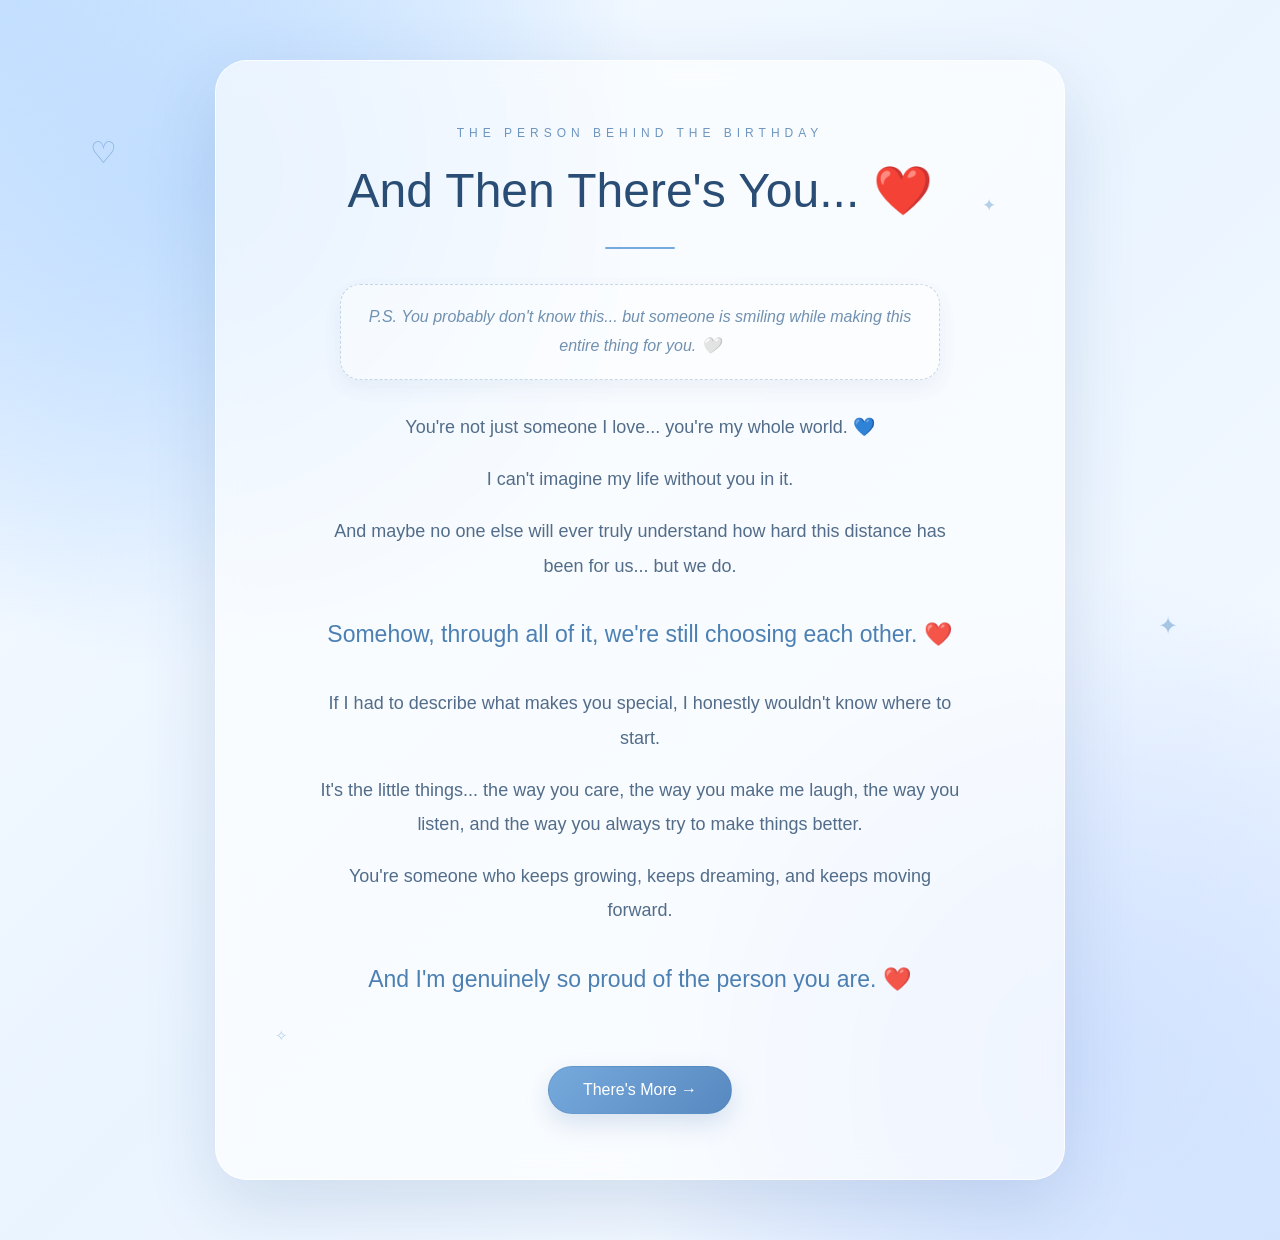
<file: about.html>
<!DOCTYPE html>
<html lang="en">

<head>
    <meta charset="UTF-8">
    <meta name="viewport" content="width=device-width, initial-scale=1.0">

    <title>The Person Behind The Birthday</title>

    <link rel="stylesheet" href="style.css">
</head>

<body>

    <div class="birthday-page">

        <div class="birthday-content">

            <p class="chapter">THE PERSON BEHIND THE BIRTHDAY</p>

            <h1>And Then There's You... ❤️</h1>

            <div class="story-line"></div>

            <p class="secret-note">
    P.S. You probably don't know this...
    but someone is smiling while making this entire thing for you. 🤍
</p>
<p class="love-reason">
    You're not just someone I love...
    you're my whole world. 💙
</p>

<p class="love-reason">
    I can't imagine my life without you in it.
</p>

<p class="love-reason">
    And maybe no one else will ever truly understand
    how hard this distance has been for us...
    but we do.
</p>

<p class="love-reason highlight">
    Somehow, through all of it, we're still choosing each other. ❤️
</p>
            <p>
                If I had to describe what makes you special,
                I honestly wouldn't know where to start.
            </p>

            <p>
                It's the little things...
                the way you care, the way you make me laugh,
                the way you listen, and the way you always try
                to make things better.
            </p>

            <p>
                You're someone who keeps growing,
                keeps dreaming, and keeps moving forward.
            </p>

            <p class="highlight">
                And I'm genuinely so proud of the person you are. ❤️
            </p>

            <button onclick="nextPage()">
                There's More → 
            </button>

        </div>

    </div>

    <script>
    function nextPage() {
    window.location.href = "memories.html";
}
</script>

   
</body>

</html>
</file>
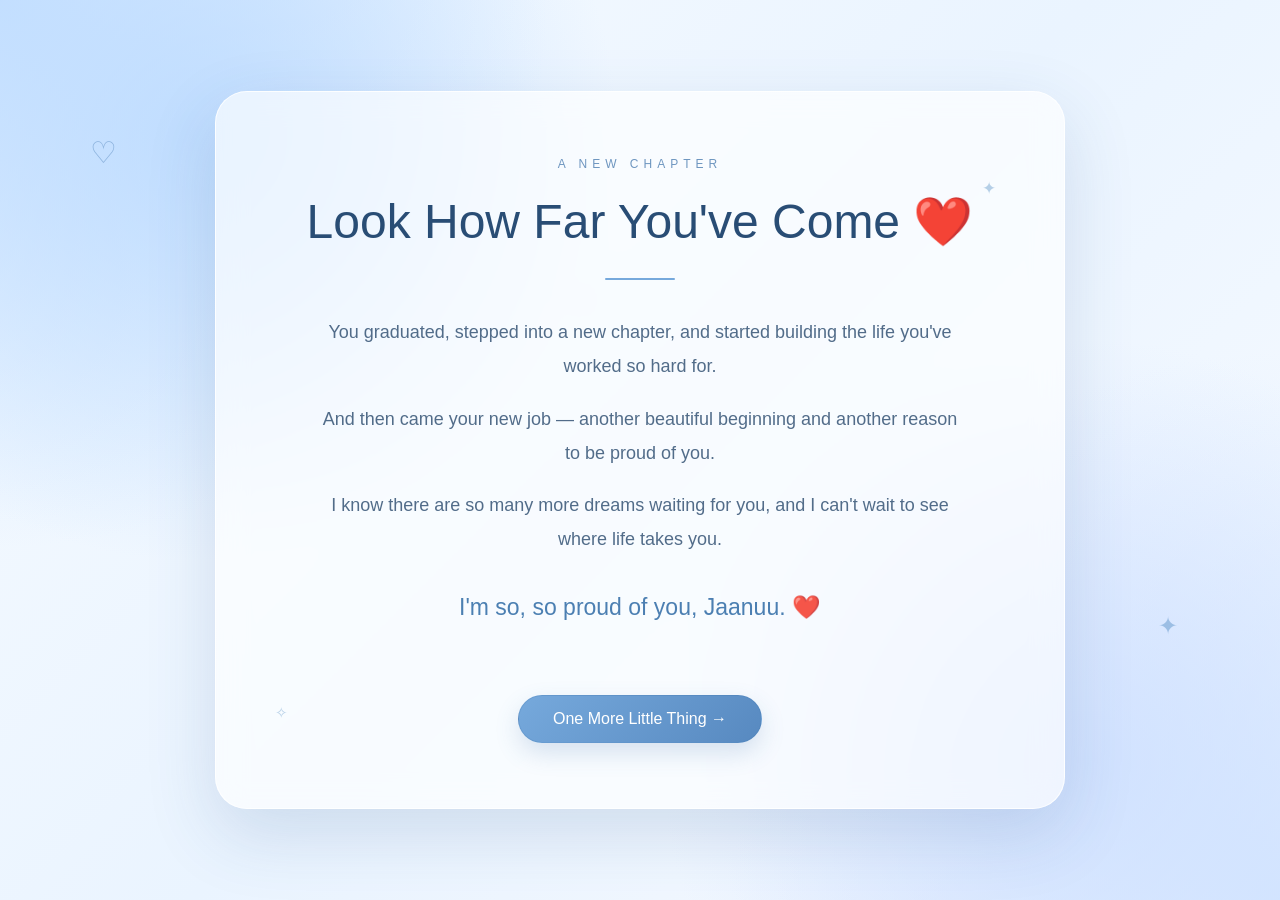
<file: chapter.html>
<!DOCTYPE html>
<html lang="en">

<head>
    <meta charset="UTF-8">
    <meta name="viewport" content="width=device-width, initial-scale=1.0">

    <title>Your New Chapter</title>

    <link rel="stylesheet" href="style.css">
</head>

<body>

    <div class="birthday-page">

        <div class="birthday-content">

            <p class="chapter">A NEW CHAPTER</p>

            <h1>Look How Far You've Come ❤️</h1>

            <div class="story-line"></div>

            <p>
                You graduated, stepped into a new chapter,
                and started building the life you've worked
                so hard for.
            </p>

            <p>
                And then came your new job —
                another beautiful beginning and another
                reason to be proud of you.
            </p>

            <p>
                I know there are so many more dreams
                waiting for you, and I can't wait to see
                where life takes you.
            </p>

            <p class="highlight">
                I'm so, so proud of you, Jaanuu. ❤️
            </p>

            <button onclick="nextPage()">
                One More Little Thing →
            </button>

        </div>

    </div>


   <script>
   function nextPage() {
    window.location.href = "ourstory.html";
}
</script>

</body>

</html>
</file>
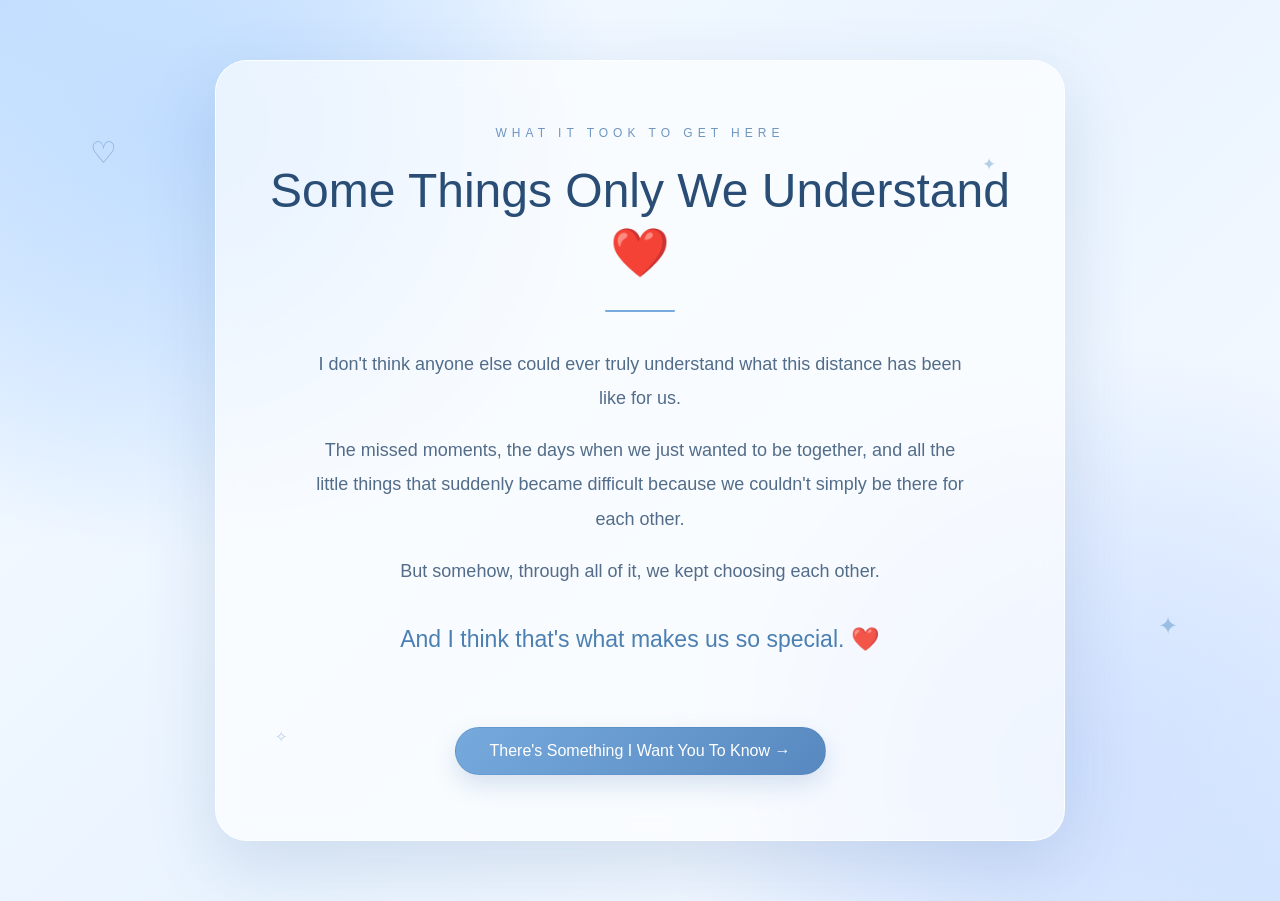
<file: distance.html>
<!DOCTYPE html>
<html lang="en">

<head>
    <meta charset="UTF-8">
    <meta name="viewport" content="width=device-width, initial-scale=1.0">

    <title>What It Took To Get Here</title>

    <link rel="stylesheet" href="style.css">
</head>

<body>

    <div class="birthday-page">

        <div class="birthday-content">

            <p class="chapter">WHAT IT TOOK TO GET HERE</p>

            <h1>Some Things Only We Understand ❤️</h1>

            <div class="story-line"></div>

            <p>
                I don't think anyone else could ever truly understand
                what this distance has been like for us.
            </p>

            <p>
                The missed moments, the days when we just wanted
                to be together, and all the little things that
                suddenly became difficult because we couldn't
                simply be there for each other.
            </p>

            <p>
                But somehow, through all of it, we kept choosing
                each other.
            </p>

            <p class="highlight">
                And I think that's what makes us so special. ❤️
            </p>

            <button onclick="nextPage()">
                There's Something I Want You To Know →
            </button>

        </div>

    </div>


    <script>
    function nextPage() {
    window.location.href = "efforts.html";
}
</script>

</body>

</html>
</file>
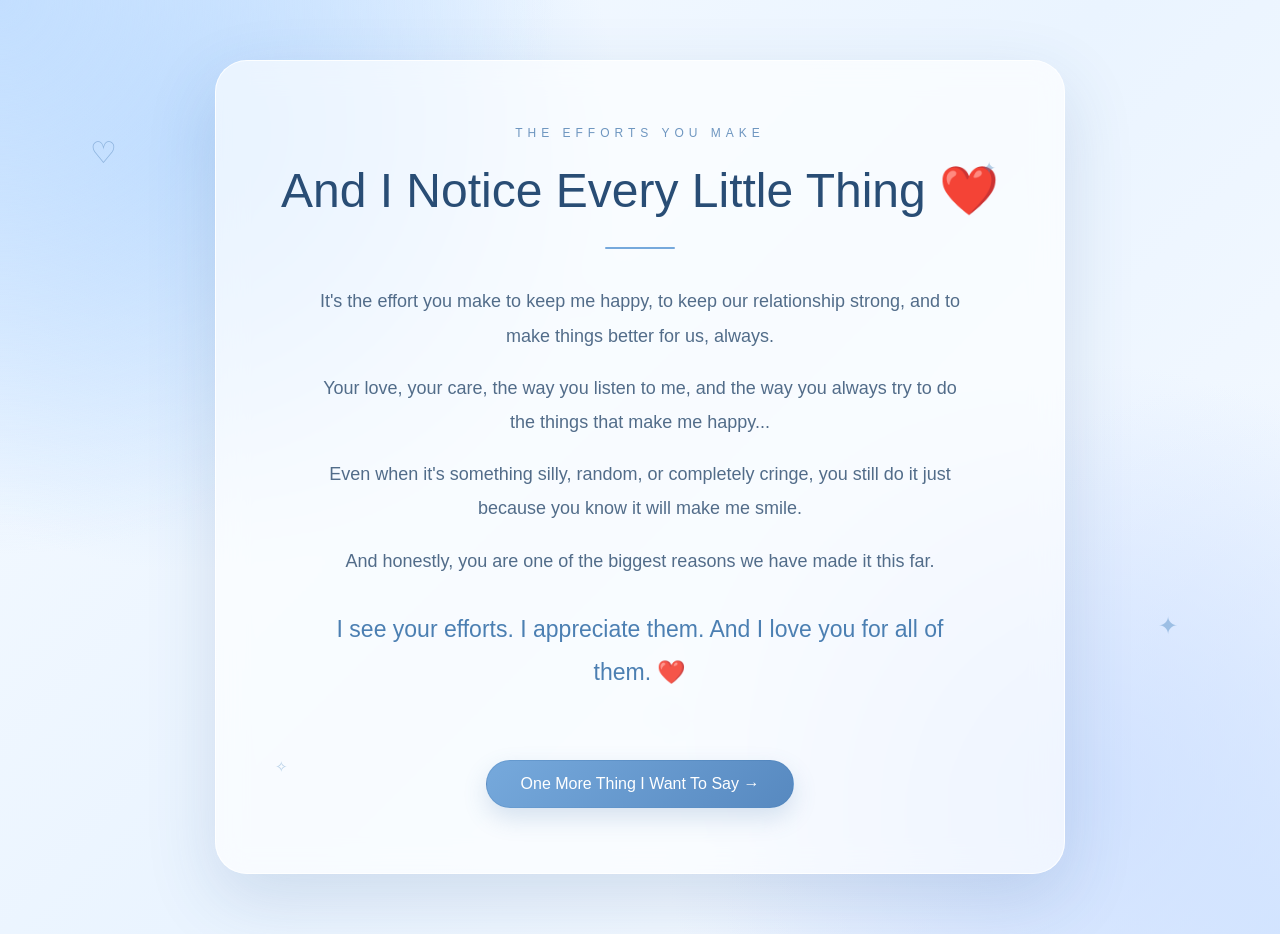
<file: efforts.html>
<!DOCTYPE html>
<html lang="en">

<head>
    <meta charset="UTF-8">
    <meta name="viewport" content="width=device-width, initial-scale=1.0">

    <title>The Efforts You Make</title>

    <link rel="stylesheet" href="style.css">
</head>

<body>

    <div class="birthday-page">

        <div class="birthday-content">

            <p class="chapter">THE EFFORTS YOU MAKE</p>

            <h1>And I Notice Every Little Thing ❤️</h1>

            <div class="story-line"></div>

            <p>
                It's the effort you make to keep me happy,
                to keep our relationship strong,
                and to make things better for us, always.
            </p>

            <p>
                Your love, your care, the way you listen to me,
                and the way you always try to do the things
                that make me happy...
            </p>

            <p>
                Even when it's something silly, random,
                or completely cringe, you still do it
                just because you know it will make me smile.
            </p>

            <p>
                And honestly, you are one of the biggest reasons
                we have made it this far.
            </p>

            <p class="highlight">
                I see your efforts. I appreciate them.
                And I love you for all of them. ❤️
            </p>

            <button onclick="nextPage()">
                One More Thing I Want To Say →
            </button>

        </div>

    </div>


    <script>
    function nextPage() {
    window.location.href = "letter.html";
}
</script>
</body>

</html>
</file>
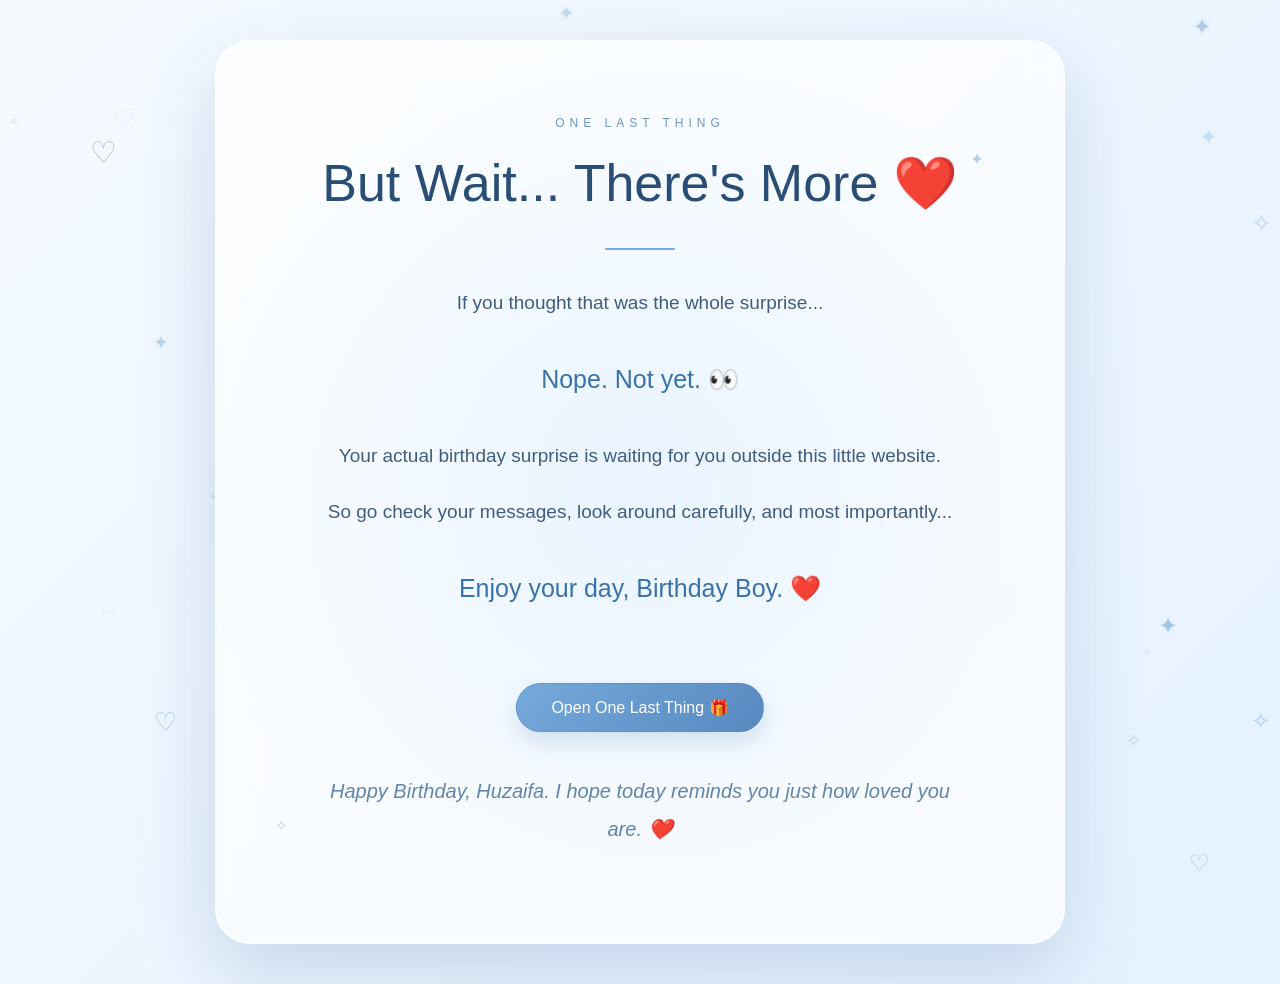
<file: final.html>
<!DOCTYPE html>
<html lang="en">

<head>
    <meta charset="UTF-8">
    <meta name="viewport" content="width=device-width, initial-scale=1.0">

    <title>One Last Surprise ❤️</title>

    <link rel="stylesheet" href="style.css">
</head>

<body>

    <div class="final-page">

        <div class="final-content">

            <p class="chapter">ONE LAST THING</p>

            <h1>But Wait... There's More ❤️</h1>

            <div class="story-line"></div>

            <p>
                If you thought that was the whole surprise...
            </p>

            <p class="highlight">
                Nope. Not yet. 👀
            </p>

            <p>
                Your actual birthday surprise is waiting
                for you outside this little website.
            </p>

            <p>
                So go check your messages,
                look around carefully,
                and most importantly...
            </p>

            <p class="highlight">
                Enjoy your day, Birthday Boy. ❤️
            </p>

            <button onclick="revealFinal()">
    Open One Last Thing 🎁
</button>

<div id="finalReveal">

    <p class="highlight">
        No matter how far you go,
        I'll always be cheering for you. ❤️
    </p>

    <p>
        And yes... this website was made with
        a ridiculous amount of love, just for you. 🥹💙
    </p>

</div>
            <p class="thought">
                Happy Birthday, Huzaifa.
                I hope today reminds you just how loved you are. ❤️
            </p>
        

        </div>

    </div>

    <script src="script.js"></script>

</body>

</html>
</file>
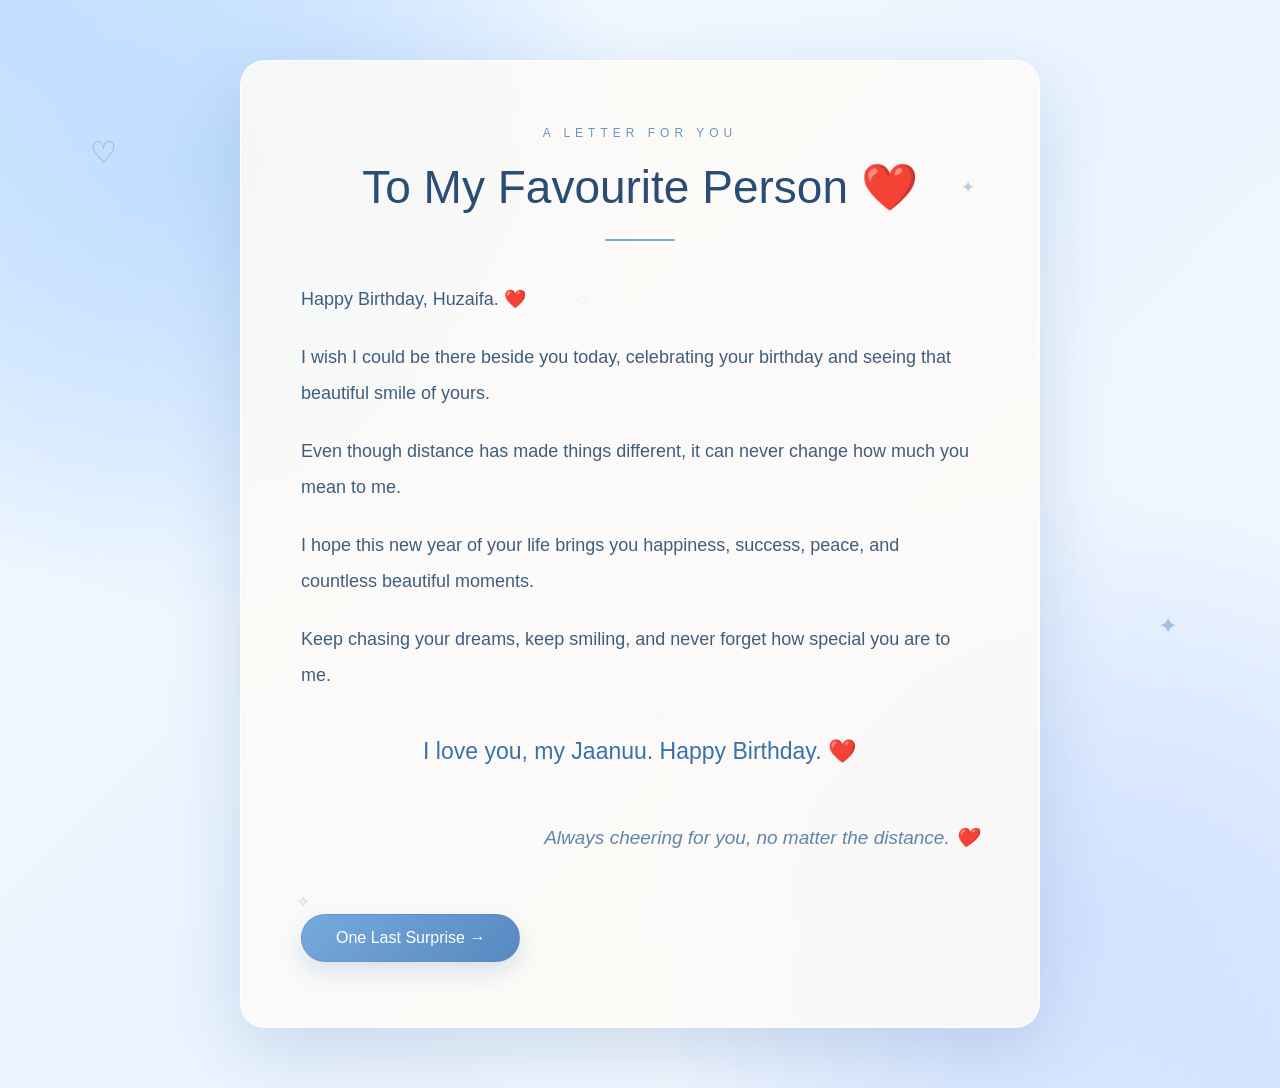
<file: letter.html>
<!DOCTYPE html>
<html lang="en">

<head>
    <meta charset="UTF-8">
    <meta name="viewport" content="width=device-width, initial-scale=1.0">

    <title>A Letter For You</title>

    <link rel="stylesheet" href="style.css">
</head>

<body>

    <div class="birthday-page">

        <div class="letter-content">

            <p class="chapter">A LETTER FOR YOU</p>

            <h1>To My Favourite Person ❤️</h1>

            <div class="story-line"></div>

            <p>
                Happy Birthday, Huzaifa. ❤️
            </p>

            <p>
                I wish I could be there beside you today,
                celebrating your birthday and seeing that
                beautiful smile of yours.
            </p>

            <p>
                Even though distance has made things different,
                it can never change how much you mean to me.
            </p>

            <p>
                I hope this new year of your life brings you
                happiness, success, peace, and countless
                beautiful moments.
            </p>

            <p>
                Keep chasing your dreams, keep smiling,
                and never forget how special you are to me.
            </p>

            <p class="highlight">
                I love you, my Jaanuu. Happy Birthday. ❤️
            </p>

            <p class="thought">
                Always cheering for you,
                no matter the distance. ❤️
            </p>

            <button onclick="nextPage()">
                One Last Surprise →
            </button>

        </div>

    </div>


   <script>
   function nextPage() {
    window.location.href = "final.html";
}
</script>
</body>

</html>
</file>
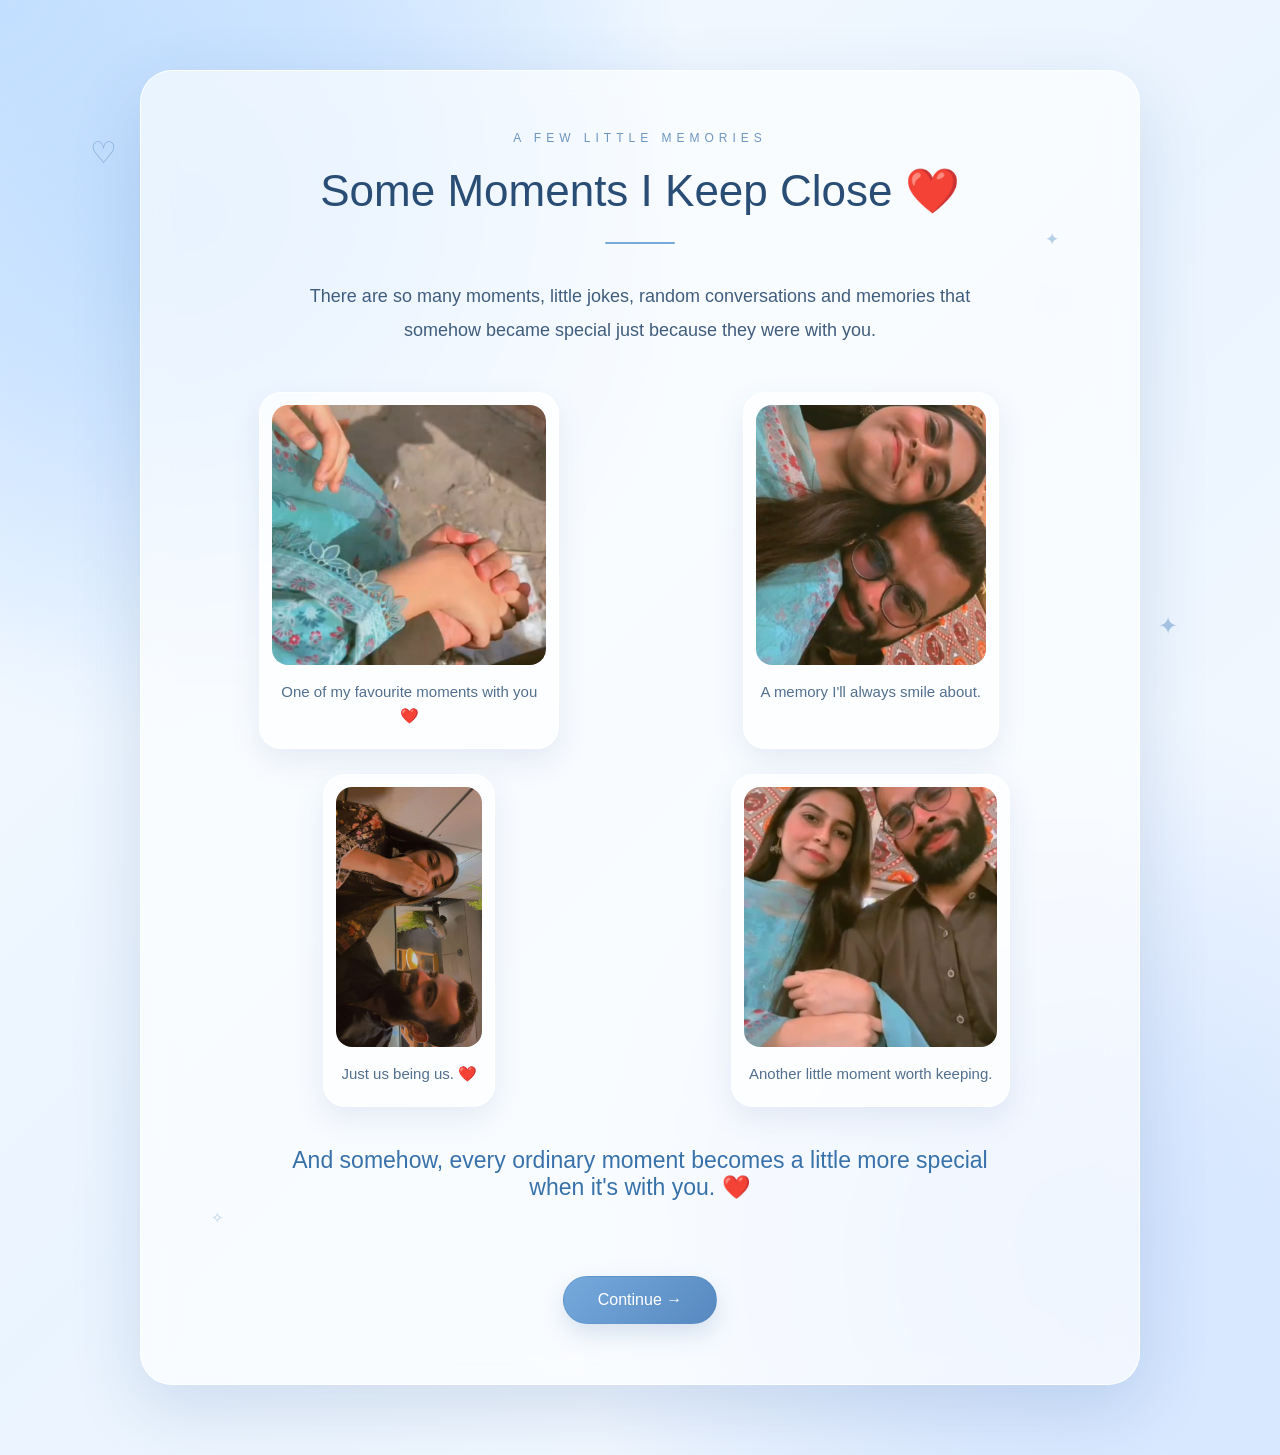
<file: memories.html>
<!DOCTYPE html>
<html lang="en">

<head>
    <meta charset="UTF-8">
    <meta name="viewport" content="width=device-width, initial-scale=1.0">

    <title>Our Little Memories</title>

    <link rel="stylesheet" href="style.css">
</head>

<body>

    <div class="memories-page">

        <div class="memories-content">

            <p class="chapter">A FEW LITTLE MEMORIES</p>

            <h1>Some Moments I Keep Close ❤️</h1>

            <div class="story-line"></div>

            <p class="memory-intro">
                There are so many moments, little jokes,
                random conversations and memories that
                somehow became special just because they
                were with you.
            </p>

            <div class="photo-grid">

                <div class="photo-card">
                    <img src="images/photo2.jpg" alt="Memory 1">
                    <p>One of my favourite moments with you ❤️</p>
                </div>

                <div class="photo-card">
                    <img src="images/photo3.jpg" alt="Memory 2">
                    <p>A memory I'll always smile about.</p>
                </div>

                <div class="photo-card">
                    <img src="images/photo4.jpg" alt="Memory 3">
                    <p>Just us being us. ❤️</p>
                </div>

                <div class="photo-card">
                    <img src="images/photo5.jpg" alt="Memory 4">
                    <p>Another little moment worth keeping.</p>
                </div>

            </div>

            <p class="highlight">
                And somehow, every ordinary moment becomes
                a little more special when it's with you. ❤️
            </p>

            <button onclick="nextPage()">
                Continue → 
            </button>

        </div>

    </div>


   <script>
    function nextPage() {
    window.location.href = "chapter.html";
}
</script>

</body>

</html>
</file>
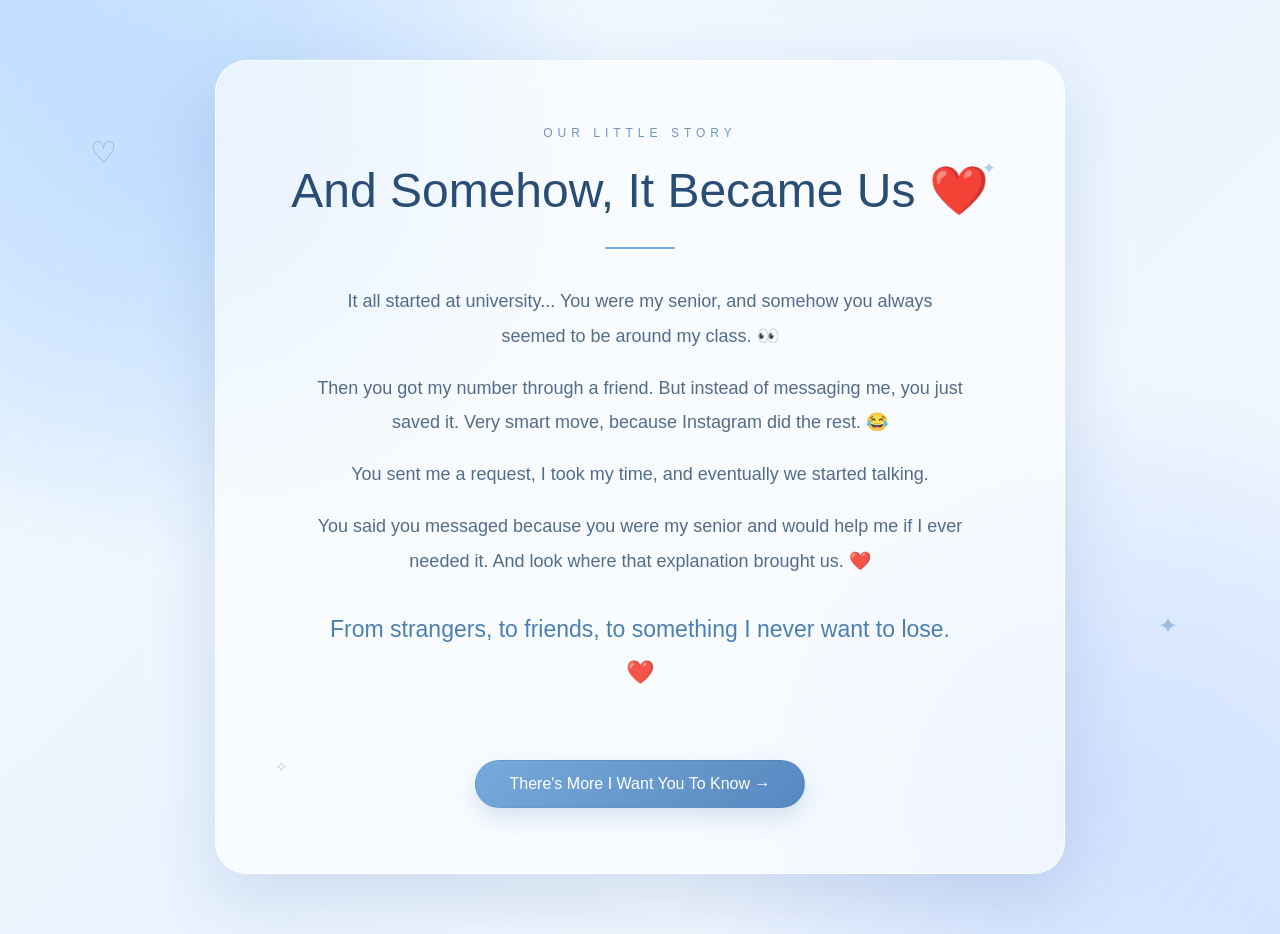
<file: ourstory.html>
<!DOCTYPE html>
<html lang="en">

<head>
    <meta charset="UTF-8">
    <meta name="viewport" content="width=device-width, initial-scale=1.0">

    <title>Our Little Story</title>

    <link rel="stylesheet" href="style.css">
</head>

<body>

    <div class="birthday-page">

        <div class="birthday-content">

            <p class="chapter">OUR LITTLE STORY</p>

            <h1>And Somehow, It Became Us ❤️</h1>

            <div class="story-line"></div>

            <p>
                It all started at university...
                You were my senior, and somehow you always
                seemed to be around my class. 👀
            </p>

            <p>
                Then you got my number through a friend.
                But instead of messaging me, you just saved it.
                Very smart move, because Instagram did the rest. 😂
            </p>

            <p>
                You sent me a request, I took my time,
                and eventually we started talking.
            </p>

            <p>
                You said you messaged because you were my senior
                and would help me if I ever needed it.
                And look where that explanation brought us. ❤️
            </p>

            <p class="highlight">
                From strangers, to friends, to something
                I never want to lose. ❤️
            </p>

          <button onclick="nextPage()">
    There's More I Want You To Know →
</button>

        </div>

    </div>


   <script>
    function nextPage() {
    window.location.href = "distance.html";
}
</script>
</body>

</html>
</file>
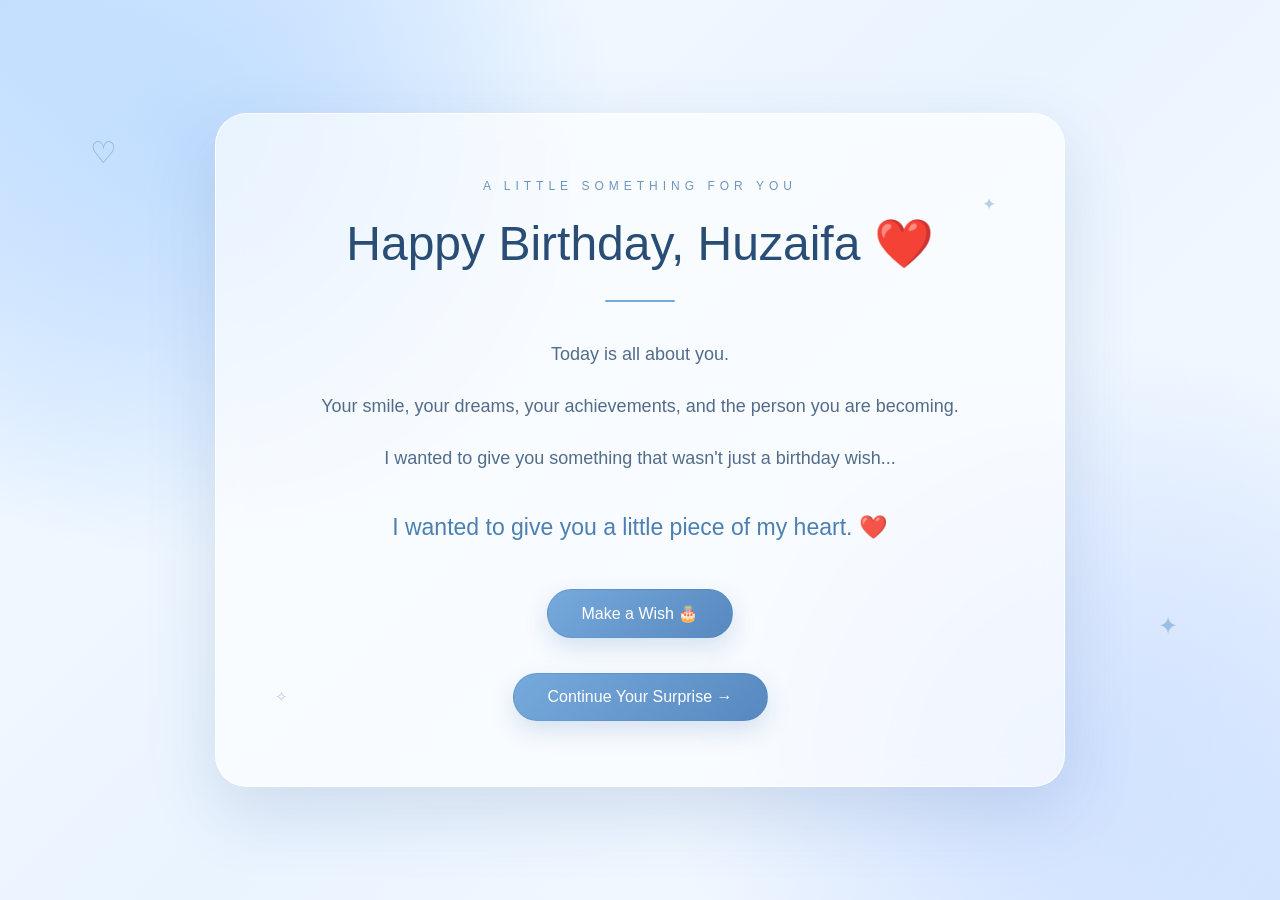
<file: story.html>
<!DOCTYPE html>
<html lang="en">

<head>
    <meta charset="UTF-8">
    <meta name="viewport" content="width=device-width, initial-scale=1.0">

    <title>For You ❤️</title>

    <link rel="stylesheet" href="style.css">
</head>

<body>

    <div class="birthday-page">

        <div class="birthday-content">

            <p class="chapter">A LITTLE SOMETHING FOR YOU</p>

            <h1>Happy Birthday, Huzaifa ❤️</h1>

            <div class="story-line"></div>

            <p>
                Today is all about you.
            </p>

            <p>
                Your smile, your dreams, your achievements,
                and the person you are becoming.
            </p>

            <p>
                I wanted to give you something that wasn't
                just a birthday wish...
            </p>

            <p class="highlight">
                I wanted to give you a little piece of my heart. ❤️
            </p>


            <div class="wish-section">

                <button onclick="makeWish()">
                    Make a Wish 🎂
                </button>

                <p id="wishMessage">
                    ✨ My wish for you…<br><br>
                    May this year bring us closer to the day
                    when we don't have to miss each other anymore.<br><br>
                    And may the wish we both quietly make every day…
                    finally come true. 🤍
                </p>

            </div>


            <button onclick="goToNextPage()">
                Continue Your Surprise →
            </button>

        </div>

    </div>


    <script>

        function makeWish() {

            const wish = document.getElementById("wishMessage");

            wish.style.display = "block";

        }


       function goToNextPage() {

    window.location.href = "about.html";

}

    </script>

</body>

</html>
</file>
<file: style.css>
* {
    margin: 0;
    padding: 0;
    box-sizing: border-box;
}

body {
    font-family: "Segoe UI", sans-serif;
    min-height: 100vh;
    color: #263b5c;

    background:
        radial-gradient(circle at 15% 15%,
        rgba(190, 220, 255, 0.9),
        transparent 32%),

        radial-gradient(circle at 85% 85%,
        rgba(210, 225, 255, 0.9),
        transparent 32%),

        linear-gradient(
            135deg,
            #f7fbff,
            #eaf4ff,
            #f8fbff
        );
}


/* =========================
   WELCOME SCREEN
   ========================= */

.welcome-screen {
    min-height: 100vh;

    display: flex;
    justify-content: center;
    align-items: center;

    text-align: center;
    padding: 30px;

    background:
        linear-gradient(
            rgba(225, 240, 255, 0.72),
            rgba(245, 250, 255, 0.82)
        ),
        url("images/photo1.jpg");

    background-size: cover;
    background-position: center;
}


.welcome-content {
    width: 90%;
    max-width: 720px;

    padding: 65px 45px;

    background: rgba(255, 255, 255, 0.58);

    border: 1px solid rgba(255, 255, 255, 0.8);

    border-radius: 32px;

    backdrop-filter: blur(16px);
    -webkit-backdrop-filter: blur(16px);

    box-shadow:
        0 25px 70px rgba(45, 90, 145, 0.18);

    animation: fadeIn 1.5s ease;

    position: relative;
    overflow: hidden;
}


.welcome-content::before {
    content: "♡  ♡  ♡";

    position: absolute;

    top: 18px;
    left: 0;
    right: 0;

    font-size: 18px;
    letter-spacing: 15px;

    color: #6c9ed1;
    opacity: 0.65;
}


.small-text {
    font-size: 13px;

    letter-spacing: 5px;

    color: #557eac;

    margin-bottom: 22px;
}


.welcome-content h1 {
    font-size: 62px;

    font-weight: 500;

    color: #294d75;

    margin-bottom: 25px;

    letter-spacing: 1px;
}


.intro {
    font-size: 18px;

    line-height: 1.9;

    margin: 9px 0;

    color: #405d7d;

    opacity: 0.9;
}


/* =========================
   BUTTON
   ========================= */

button {
    margin-top: 35px;

    padding: 14px 34px;

    border: 1px solid rgba(70, 125, 180, 0.25);

    border-radius: 50px;

    background:
        linear-gradient(
            135deg,
            #76a9dc,
            #5789c0
        );

    color: white;

    font-size: 16px;

    font-family: inherit;

    cursor: pointer;

    box-shadow:
        0 10px 25px rgba(70, 120, 175, 0.2);

    transition: 0.35s ease;
}


button:hover {
    transform: translateY(-4px) scale(1.04);

    box-shadow:
        0 14px 30px rgba(70, 120, 175, 0.3);
}


button:active {
    transform: scale(0.97);
}


/* =========================
   BIRTHDAY PAGES
   ========================= */

.birthday-page {
    min-height: 100vh;

    display: flex;
    justify-content: center;
    align-items: center;

    text-align: center;

    padding: 60px 20px;

    position: relative;
    overflow: hidden;

    background:
        radial-gradient(
            circle at top left,
            rgba(190, 220, 255, 0.85),
            transparent 35%
        ),

        radial-gradient(
            circle at bottom right,
            rgba(205, 225, 255, 0.8),
            transparent 35%
        );
}


.birthday-page::before {
    content: "♡";

    position: absolute;

    top: 10%;
    left: 8%;

    font-size: 45px;

    color: rgba(75, 125, 180, 0.18);

    animation: floatingHeart 5s ease-in-out infinite;
}


.birthday-page::after {
    content: "♡";

    position: absolute;

    bottom: 12%;
    right: 8%;

    font-size: 55px;

    color: rgba(75, 125, 180, 0.15);

    animation: floatingHeart 6s ease-in-out infinite reverse;
}


.birthday-content {
    width: 90%;
    max-width: 850px;

    padding: 65px 50px;

    background: rgba(255, 255, 255, 0.64);

    border: 1px solid rgba(255, 255, 255, 0.85);

    border-radius: 32px;

    backdrop-filter: blur(15px);
    -webkit-backdrop-filter: blur(15px);

    box-shadow:
        0 25px 70px rgba(45, 90, 145, 0.16);

    animation: storyAppear 1.2s ease;

    position: relative;
    z-index: 2;
}


.chapter {
    font-size: 12px;

    letter-spacing: 5px;

    color: #5684b5;

    margin-bottom: 20px;

    opacity: 0.85;
}


.birthday-content h1 {
    font-size: 48px;

    line-height: 1.3;

    font-weight: 500;

    color: #294d75;

    margin-bottom: 25px;
}


.story-line {
    width: 70px;
    height: 2px;

    background: #76a9dc;

    margin: 0 auto 35px;

    border-radius: 5px;
}


.birthday-content p:not(.chapter) {
    font-size: 18px;

    line-height: 1.9;

    margin: 18px auto;

    max-width: 650px;

    color: #405d7d;

    opacity: 0.9;
}


.highlight {
    font-size: 23px !important;

    font-weight: 500;

    color: #3972aa !important;

    margin: 30px auto !important;
}


.thought {
    font-size: 22px !important;

    font-style: italic;

    color: #6285a8 !important;

    margin-top: 30px !important;
}


/* =========================
   MEMORIES
   ========================= */

.memories-page {
    min-height: 100vh;

    padding: 70px 20px;

    background:
        radial-gradient(
            circle at top left,
            rgba(190, 220, 255, 0.85),
            transparent 35%
        ),

        radial-gradient(
            circle at bottom right,
            rgba(210, 230, 255, 0.8),
            transparent 35%
        );

    position: relative;
}


.memories-content {
    width: 90%;
    max-width: 1000px;

    margin: auto;

    padding: 60px 50px;

    text-align: center;

    background: rgba(255, 255, 255, 0.64);

    border: 1px solid rgba(255, 255, 255, 0.85);

    border-radius: 32px;

    backdrop-filter: blur(15px);
    -webkit-backdrop-filter: blur(15px);

    box-shadow:
        0 25px 70px rgba(45, 90, 145, 0.16);

    animation: storyAppear 1.2s ease;

    position: relative;
    z-index: 2;
}


.memories-content h1 {
    font-size: 44px;

    font-weight: 500;

    color: #294d75;

    margin-bottom: 25px;
}


.memory-intro {
    max-width: 680px;

    margin: 0 auto 45px;

    font-size: 18px;

    line-height: 1.9;

    color: #405d7d;
}


.photo-grid {
    display: grid;

    grid-template-columns: repeat(2, 1fr);

    gap: 25px;

    margin: 40px auto;
}


.photo-card {
    padding: 12px;

    background: rgba(255, 255, 255, 0.72);

    border: 1px solid rgba(255, 255, 255, 0.9);

    border-radius: 22px;

    box-shadow:
        0 12px 30px rgba(45, 90, 145, 0.1);

    transition: 0.4s ease;
}


.photo-card:hover {
    transform: translateY(-7px) scale(1.02);

    box-shadow:
        0 18px 38px rgba(45, 90, 145, 0.18);
}


.photo-card img {
    width: 100%;

    height: 300px;

    object-fit: cover;

    border-radius: 16px;

    display: block;
}


.photo-card p {
    font-size: 15px;

    margin: 15px 5px 8px;

    line-height: 1.6;

    color: #526f8e;
}


.memories-content .highlight {
    max-width: 700px;

    margin: 40px auto !important;
}


/* =========================
   LETTER
   ========================= */

.letter-content {
    max-width: 800px;

    padding: 65px 60px;

    text-align: left;

    background: rgba(255, 252, 247, 0.82);

    border: 1px solid rgba(255, 255, 255, 0.9);

    border-radius: 25px;

    box-shadow:
        0 25px 70px rgba(45, 90, 145, 0.18);

    animation: storyAppear 1.2s ease;

    position: relative;

    z-index: 2;
}


.letter-content .chapter {
    text-align: center;
}


.letter-content h1 {
    text-align: center;

    font-size: 46px;

    font-weight: 500;

    color: #294d75;

    margin-bottom: 25px;
}


.letter-content .story-line {
    margin-bottom: 40px;
}


.letter-content p:not(.chapter) {
    max-width: none;

    font-size: 18px;

    line-height: 2;

    margin: 22px 0;

    color: #405d7d;
}


.letter-content .highlight {
    text-align: center;

    font-size: 23px !important;

    color: #3972aa !important;

    margin: 35px 0 !important;
}


.letter-content .thought {
    text-align: right;

    font-size: 19px !important;

    color: #6285a8 !important;

    margin-top: 45px !important;
}


/* =========================
   FINAL PAGE
   ========================= */

.final-page {
    min-height: 100vh;

    display: flex;

    justify-content: center;

    align-items: center;

    text-align: center;

    padding: 40px 20px;

    position: relative;

    overflow: hidden;

    background:
        radial-gradient(
            circle at center,
            rgba(185, 220, 255, 0.95),
            transparent 55%
        ),

        linear-gradient(
            135deg,
            #f5faff,
            #e5f2ff
        );
}


.final-content {
    width: 90%;
    max-width: 850px;

    padding: 75px 50px;

    background: rgba(255, 255, 255, 0.68);

    border: 1px solid rgba(255, 255, 255, 0.9);

    border-radius: 35px;

    backdrop-filter: blur(16px);
    -webkit-backdrop-filter: blur(16px);

    box-shadow:
        0 30px 80px rgba(45, 90, 145, 0.2);

    animation: finalAppear 1.5s ease;

    position: relative;

    z-index: 2;
}


.final-content::before {
    content: "♡  ✦  ♡";

    display: block;

    font-size: 24px;

    letter-spacing: 12px;

    color: #5f94c8;

    margin-bottom: 30px;

    animation: heartFloat 3s ease-in-out infinite;
}


.final-content h1 {
    font-size: 52px;

    font-weight: 500;

    line-height: 1.3;

    color: #294d75;

    margin-bottom: 30px;
}


.final-content p:not(.chapter) {
    font-size: 19px;

    line-height: 1.9;

    max-width: 650px;

    margin: 20px auto;

    color: #405d7d;
}


.final-content .highlight {
    font-size: 25px !important;

    color: #3972aa !important;

    margin: 35px auto !important;
}


.final-content .thought {
    font-size: 20px !important;

    font-style: italic;

    color: #6285a8 !important;

    margin-top: 40px !important;
}


/* =========================
   ANIMATIONS
   ========================= */

@keyframes fadeIn {
    from {
        opacity: 0;
        transform: translateY(25px);
    }

    to {
        opacity: 1;
        transform: translateY(0);
    }
}


@keyframes storyAppear {
    from {
        opacity: 0;
        transform: translateY(35px);
    }

    to {
        opacity: 1;
        transform: translateY(0);
    }
}


@keyframes finalAppear {
    from {
        opacity: 0;
        transform: scale(0.94) translateY(25px);
    }

    to {
        opacity: 1;
        transform: scale(1) translateY(0);
    }
}


@keyframes heartFloat {
    0%, 100% {
        transform: translateY(0);
    }

    50% {
        transform: translateY(-8px);
    }
}


@keyframes floatingHeart {
    0%, 100% {
        transform: translateY(0) rotate(-5deg);
    }

    50% {
        transform: translateY(-15px) rotate(5deg);
    }
}


/* =========================
   MOBILE
   ========================= */

@media (max-width: 700px) {

    .welcome-content {
        padding: 50px 25px;
    }

    .welcome-content h1 {
        font-size: 43px;
    }

    .intro {
        font-size: 16px;
    }

    .birthday-content {
        padding: 45px 25px;
    }

    .birthday-content h1 {
        font-size: 34px;
    }

    .birthday-content p:not(.chapter) {
        font-size: 16px;
    }

    .memories-content {
        padding: 45px 20px;
    }

    .memories-content h1 {
        font-size: 32px;
    }

    .photo-grid {
        grid-template-columns: 1fr;
    }

    .photo-card img {
        height: 260px;
    }

    .letter-content {
        padding: 45px 25px;
    }

    .letter-content h1 {
        font-size: 34px;
    }

    .letter-content p:not(.chapter) {
        font-size: 16px;
        line-height: 1.8;
    }

    .final-content {
        padding: 55px 25px;
    }

    .final-content h1 {
        font-size: 36px;
    }

    .final-content p:not(.chapter) {
        font-size: 16px;
    }
}
/* =========================
   SCATTERED FLOATING DECOR
   ========================= */

body::before {
    content: "♡";

    position: fixed;
    top: 15%;
    left: 7%;

    font-size: 30px;
    color: rgba(70, 125, 180, 0.45);

    pointer-events: none;
    z-index: 1;

    animation: floatOne 6s ease-in-out infinite;
}


body::after {
    content: "✦";

    position: fixed;
    top: 68%;
    right: 8%;

    font-size: 24px;
    color: rgba(80, 140, 195, 0.45);

    pointer-events: none;
    z-index: 1;

    animation: floatTwo 7s ease-in-out infinite;
}


/* Extra scattered decorations */

.welcome-screen::before,
.birthday-page::before,
.memories-page::before,
.final-page::before {
    content: "✧";

    position: fixed;
    top: 32%;
    right: 17%;

    font-size: 20px;
    color: rgba(80, 140, 195, 0.42);

    pointer-events: none;
    z-index: 1;

    animation: sparkleOne 5s ease-in-out infinite;
}


.welcome-screen::after,
.birthday-page::after,
.memories-page::after,
.final-page::after {
    content: "♡";

    position: fixed;
    bottom: 18%;
    left: 12%;

    font-size: 26px;
    color: rgba(70, 125, 180, 0.38);

    pointer-events: none;
    z-index: 1;

    animation: floatThree 8s ease-in-out infinite;
}


/* More random little sparkles */

.birthday-content::before,
.memories-content::before,
.letter-content::before,
.final-content::before {
    content: "✦";

    position: absolute;
    top: 12%;
    right: 8%;

    font-size: 17px;
    color: rgba(80, 140, 195, 0.4);

    animation: sparkleTwo 4s ease-in-out infinite;
}


.birthday-content::after,
.memories-content::after,
.letter-content::after,
.final-content::after {
    content: "✧";

    position: absolute;
    bottom: 12%;
    left: 7%;

    font-size: 15px;
    color: rgba(80, 140, 195, 0.38);

    animation: sparkleThree 5s ease-in-out infinite;
}


/* =========================
   ANIMATIONS
   ========================= */

@keyframes floatOne {
    0%, 100% {
        transform: translate(0, 0) rotate(-8deg);
        opacity: 0.35;
    }

    50% {
        transform: translate(18px, -30px) rotate(8deg);
        opacity: 0.85;
    }
}


@keyframes floatTwo {
    0%, 100% {
        transform: translate(0, 0);
        opacity: 0.3;
    }

    50% {
        transform: translate(-20px, 22px);
        opacity: 0.8;
    }
}


@keyframes sparkleOne {
    0%, 100% {
        transform: translate(0, 0) scale(1);
        opacity: 0.25;
    }

    50% {
        transform: translate(-15px, -20px) scale(1.35);
        opacity: 0.8;
    }
}


@keyframes floatThree {
    0%, 100% {
        transform: translate(0, 0);
        opacity: 0.3;
    }

    50% {
        transform: translate(25px, -18px);
        opacity: 0.75;
    }
}


@keyframes sparkleTwo {
    0%, 100% {
        transform: scale(1) rotate(0deg);
        opacity: 0.25;
    }

    50% {
        transform: scale(1.5) rotate(20deg);
        opacity: 0.8;
    }
}


@keyframes sparkleThree {
    0%, 100% {
        transform: scale(1);
        opacity: 0.2;
    }

    50% {
        transform: scale(1.4);
        opacity: 0.75;
    }
}
/* =========================
   FLOATING BACKGROUND
   ========================= */

.floating-decoration {

    position: fixed;

    color: rgba(70, 125, 180, 0.55);

    pointer-events: none;

    z-index: 1;

    user-select: none;

    animation-name: floatingRandom;
    animation-timing-function: ease-in-out;
    animation-iteration-count: infinite;

    text-shadow:
        0 0 8px rgba(120, 170, 220, 0.25);
}


@keyframes floatingRandom {

    0% {
        transform: translateY(0px) rotate(0deg) scale(1);
    }

    25% {
        transform: translateY(-15px) translateX(8px)
                   rotate(8deg) scale(1.1);
    }

    50% {
        transform: translateY(-30px) translateX(-8px)
                   rotate(-8deg) scale(0.9);
    }

    75% {
        transform: translateY(-15px) translateX(10px)
                   rotate(6deg) scale(1.05);
    }

    100% {
        transform: translateY(0px) rotate(0deg) scale(1);
    }
}

/* Keep floating decorations behind all content */

.floating-decoration {
    z-index: 0 !important;
}

.welcome-content,
.birthday-content,
.memories-content,
.letter-content,
.final-content {
    position: relative;
    z-index: 2;
}

/* =========================
   BIRTHDAY COUNTDOWN
   ========================= */

.countdown {
    display: flex;
    justify-content: center;
    gap: 15px;

    margin-top: 30px;
    flex-wrap: wrap;
}

.countdown div {
    min-width: 75px;
    padding: 14px 10px;

    background: rgba(255, 255, 255, 0.55);

    border: 1px solid rgba(255, 255, 255, 0.8);

    border-radius: 18px;

    box-shadow: 0 8px 20px rgba(45, 90, 145, 0.10);
}

.countdown span {
    display: block;

    font-size: 28px;
    font-weight: 600;

    color: #3972aa;
}

.countdown small {
    display: block;

    margin-top: 5px;

    font-size: 11px;
    letter-spacing: 1px;

    color: #557eac;
}

@media (max-width: 500px) {

    .countdown {
        gap: 8px;
    }

    .countdown div {
        min-width: 65px;
        padding: 12px 7px;
    }

    .countdown span {
        font-size: 22px;
    }
}

/* =========================
   SECRET MESSAGE
   ========================= */

.secret-message {
    margin-top: 25px;
}

.secret-message button {
    margin-top: 10px;
}

#hiddenMessage {
    display: none;

    margin: 25px auto 0;

    max-width: 500px;

    padding: 20px 25px;

    background: rgba(255, 255, 255, 0.65);

    border: 1px solid rgba(255, 255, 255, 0.85);

    border-radius: 20px;

    color: #3972aa;

    font-size: 18px;

    line-height: 1.8;

    box-shadow:
        0 10px 25px rgba(45, 90, 145, 0.12);

    animation: messageReveal 0.8s ease;
}


@keyframes messageReveal {

    from {
        opacity: 0;
        transform: translateY(15px);
    }

    to {
        opacity: 1;
        transform: translateY(0);
    }

}

/* =========================
   ENHANCED MEMORY CARDS
   ========================= */

.photo-card {
    position: relative;
    overflow: hidden;
    max-width: 300px;
    margin: 0 auto;
}

.photo-card::before {
    content: "♡";

    position: absolute;
    top: 15px;
    right: 17px;

    font-size: 20px;
    color: white;

    opacity: 0;
    z-index: 2;

    transition: 0.4s ease;
}

.photo-card:hover::before {
    opacity: 0.9;
    transform: scale(1.2);
}

.photo-card img {
    width: 100%;
    height: 260px;
    display: block;
    object-fit: cover;
    transition: 0.5s ease;
}

.photo-card:hover img {
    transform: scale(1.02);
}

.photo-card p {
    transition: 0.4s ease;
}

.photo-card:hover p {
    transform: translateY(-2px);
    color: #3972aa;
}

/* =========================
   FINAL SURPRISE REVEAL
   ========================= */

#finalReveal {
    display: none;

    margin-top: 30px;

    padding: 25px;

    background: rgba(255, 255, 255, 0.55);

    border: 1px solid rgba(255, 255, 255, 0.85);

    border-radius: 22px;

    box-shadow:
        0 12px 30px rgba(45, 90, 145, 0.12);

    animation: finalRevealAnimation 1s ease;
}

#finalReveal p {
    margin: 15px auto !important;
}

@keyframes finalRevealAnimation {

    from {
        opacity: 0;
        transform: scale(0.92) translateY(15px);
    }

    to {
        opacity: 1;
        transform: scale(1) translateY(0);
    }

}

/* =========================
   BIRTHDAY CONFETTI
   ========================= */

.confetti {
    position: fixed;

    color: #76a9dc;

    pointer-events: none;

    z-index: 10;

    animation: confettiFall 3s linear forwards;
}

@keyframes confettiFall {

    0% {
        opacity: 1;
        transform: translateY(0) rotate(0deg);
    }

    100% {
        opacity: 0;
        transform: translateY(100vh) rotate(360deg);
    }

}

/* =========================
   MAKE A WISH
   ========================= */

.wish-section {
    margin-top: 25px;
}

.wish-section button {
    margin-top: 10px;
}

#wishMessage {
    display: none;

    max-width: 600px;

    margin: 25px auto 0;

    padding: 20px 25px;

    background: rgba(255, 255, 255, 0.58);

    border: 1px solid rgba(255, 255, 255, 0.85);

    border-radius: 22px;

    color: #3972aa;

    font-size: 18px;

    line-height: 1.8;

    box-shadow:
        0 12px 30px rgba(45, 90, 145, 0.12);

    animation: wishReveal 0.9s ease;
}

@keyframes wishReveal {

    from {
        opacity: 0;
        transform: translateY(15px) scale(0.96);
    }

    to {
        opacity: 1;
        transform: translateY(0) scale(1);
    }

}

/* =========================
   SECRET NOTE
   ========================= */

.secret-note {
    max-width: 600px !important;

    margin: 30px auto !important;

    padding: 18px 25px;

    background: rgba(255, 255, 255, 0.45);

    border: 1px dashed rgba(86, 132, 181, 0.35);

    border-radius: 20px;

    color: #6285a8 !important;

    font-size: 16px !important;

    font-style: italic;

    line-height: 1.8 !important;

    box-shadow:
        0 8px 22px rgba(45, 90, 145, 0.08);

    animation: secretNoteAppear 1.2s ease;
}

@keyframes secretNoteAppear {

    from {
        opacity: 0;
        transform: translateY(10px);
    }

    to {
        opacity: 1;
        transform: translateY(0);
    }

}

/* =========================
   MUSIC BUTTON
   ========================= */

#musicButton {
    margin-top: 20px;
    padding: 12px 24px;

    background: rgba(255, 255, 255, 0.55);
    color: #3972aa;

    border: 1px solid rgba(255, 255, 255, 0.85);
    border-radius: 30px;

    font-size: 15px;
    letter-spacing: 0.3px;

    box-shadow: 0 8px 20px rgba(45, 90, 145, 0.12);

    cursor: pointer;
    transition: 0.3s ease;
}

#musicButton:hover {
    transform: translateY(-2px);
    background: rgba(255, 255, 255, 0.75);
    box-shadow: 0 10px 25px rgba(45, 90, 145, 0.18);
}
</file>
